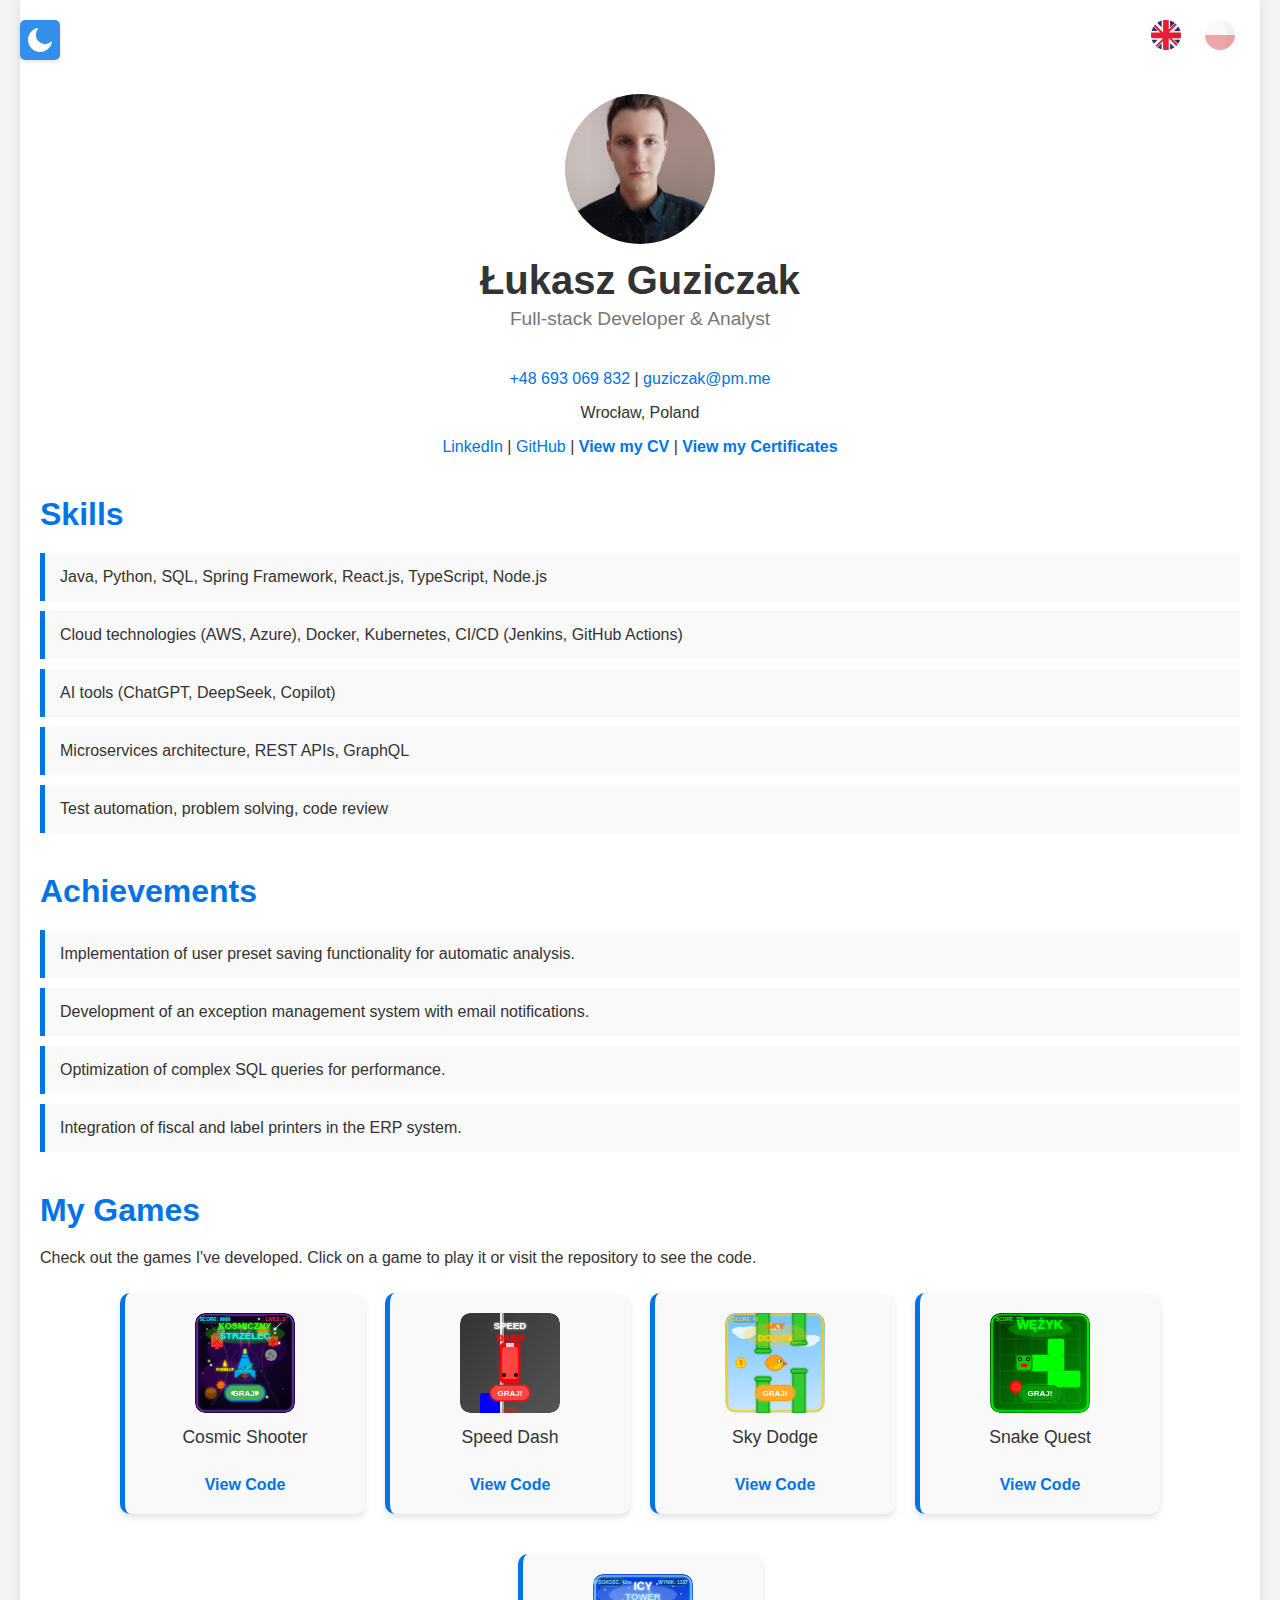
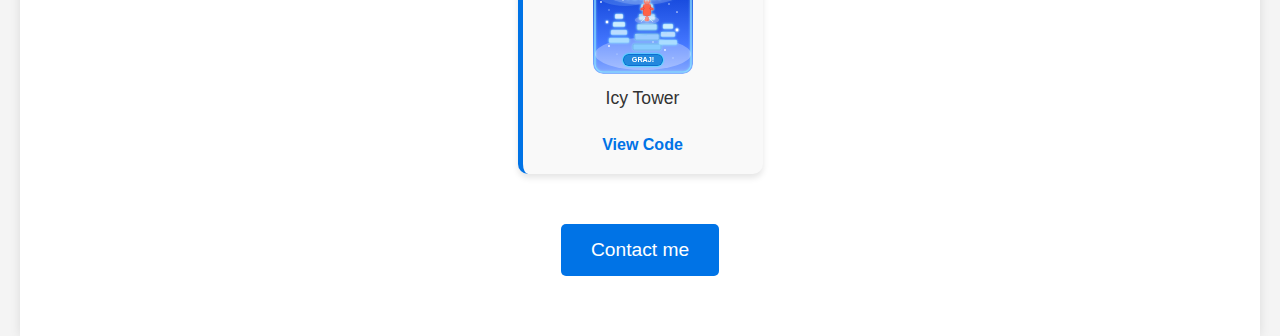
<file: index.html>
<!DOCTYPE html>
<html lang="en">
<head>
    <meta charset="UTF-8">
    <meta name="viewport" content="width=device-width, initial-scale=1.0">
    <title>Łukasz Guziczak - Full-stack Developer</title>
    <style>
        body {
            font-family: Arial, sans-serif;
            margin: 0;
            padding: 0;
            background-color: #f4f4f4;
            color: #333;
            transition: background-color 0.3s ease, color 0.3s ease;
        }

        body.dark-mode {
            background-color: #121212;
            color: #e0e0e0;
        }

        .container {
            max-width: 1200px;
            margin: 0 auto;
            padding: 20px;
            background-color: #fff;
            box-shadow: 0 0 10px rgba(0, 0, 0, 0.1);
            transition: background-color 0.3s ease, box-shadow 0.3s ease;
        }

        body.dark-mode .container {
            background-color: #1e1e1e;
            box-shadow: 0 0 10px rgba(255, 255, 255, 0.1);
        }

        header {
            text-align: center;
            padding: 20px 0;
        }

        header img {
            width: 150px;
            height: 150px;
            border-radius: 50%;
            object-fit: cover;
        }

        header h1 {
            margin: 10px 0 5px;
            font-size: 2.5em;
        }

        header p {
            margin: 0;
            font-size: 1.2em;
            color: #777;
        }

        .contact-info {
            text-align: center;
            margin: 20px 0;
        }

        .contact-info a {
            color: #0073e6;
            text-decoration: none;
        }

        .contact-info a:hover {
            text-decoration: underline;
        }

        .skills, .achievements, .games {
            margin: 40px 0;
        }

        .skills h2, .achievements h2, .games h2 {
            font-size: 2em;
            margin-bottom: 20px;
            color: #0073e6;
        }

        .skills ul, .achievements ul, .games ul {
            list-style-type: none;
            padding: 0;
        }

        .skills li, .achievements li, .games li {
            background-color: #f9f9f9;
            margin: 10px 0;
            padding: 15px;
            border-left: 5px solid #0073e6;
            transition: background-color 0.3s ease, border-color 0.3s ease;
        }

        body.dark-mode .skills li, body.dark-mode .achievements li, body.dark-mode .games li {
            background-color: #2d2d2d;
            border-left: 5px solid #005bb5;
        }

        .contact-form {
            margin: 40px 0;
            text-align: center;
        }

        .contact-form button {
            background-color: #0073e6;
            color: #fff;
            border: none;
            padding: 15px 30px;
            font-size: 1.2em;
            cursor: pointer;
            border-radius: 5px;
            transition: background-color 0.3s ease;
        }

        .contact-form button:hover {
            background-color: #005bb5;
        }

        .modal {
            display: none;
            position: fixed;
            z-index: 1;
            left: 0;
            top: 0;
            width: 100%;
            height: 100%;
            overflow: auto;
            background-color: rgba(0, 0, 0, 0.5);
        }

        .modal-content {
            background-color: #fff;
            margin: 10% auto;
            padding: 20px;
            border: 1px solid #888;
            width: 80%;
            max-width: 500px;
            border-radius: 10px;
            transition: background-color 0.3s ease, border-color 0.3s ease;
        }

        body.dark-mode .modal-content {
            background-color: #1e1e1e;
            border-color: #444;
        }

        .close {
            color: #aaa;
            float: right;
            font-size: 28px;
            font-weight: bold;
            cursor: pointer;
        }

        .close:hover {
            color: #000;
        }

        body.dark-mode .close:hover {
            color: #fff;
        }

        .modal-content form {
            display: flex;
            flex-direction: column;
        }

        .modal-content form input, .modal-content form textarea {
            margin: 10px 0;
            padding: 10px;
            font-size: 1em;
            border: 1px solid #ccc;
            border-radius: 5px;
            transition: background-color 0.3s ease, border-color 0.3s ease, color 0.3s ease;
        }

        body.dark-mode .modal-content form input, body.dark-mode .modal-content form textarea {
            background-color: #2d2d2d;
            border-color: #444;
            color: #e0e0e0;
        }

        .modal-content form button {
            background-color: #0073e6;
            color: #fff;
            border: none;
            padding: 15px;
            font-size: 1.2em;
            cursor: pointer;
            border-radius: 5px;
            transition: background-color 0.3s ease;
        }

        .modal-content form button:hover {
            background-color: #005bb5;
        }

        .language-switcher {
            text-align: right;
            margin-bottom: 20px;
        }

        .language-switcher img {
            width: 40px;
            height: 30px;
            cursor: pointer;
            margin-left: 10px;
            opacity: 0.5;
            transition: opacity 0.3s ease;
        }

        .language-switcher img.active {
            opacity: 1;
        }

        .cv-link, #certificates-link {
            color: #0073e6;
            text-decoration: none;
            font-weight: bold;
            position: relative;
            display: inline-block;
            transition: transform 0.3s ease, color 0.3s ease;
        }

        .cv-link:hover, #certificates-link:hover {
            color: #005bb5;
            transform: scale(1.1);
        }

        .cv-link::after, #certificates-link::after {
            content: '';
            position: absolute;
            width: 100%;
            height: 2px;
            background-color: #0073e6;
            bottom: -5px;
            left: 0;
            transform: scaleX(0);
            transform-origin: bottom right;
            transition: transform 0.3s ease;
        }

        .cv-link:hover::after, #certificates-link:hover::after {
            transform: scaleX(1);
            transform-origin: bottom left;
        }

        .cv-link.hover-effect, #certificates-link.hover-effect {
            color: #005bb5;
            transform: scale(1.1);
        }

        .cv-link.hover-effect::after, #certificates-link.hover-effect::after {
            transform: scaleX(1);
            transform-origin: bottom left;
        }

        /* Animacje dla zmiany języka */
        .fade-out-up {
            animation: fadeOutUp 0.5s ease forwards;
        }

        .fade-in-down {
            animation: fadeInDown 0.5s ease forwards;
        }

        @keyframes fadeOutUp {
            from {
                opacity: 1;
                transform: translateY(0);
            }
            to {
                opacity: 0;
                transform: translateY(-20px);
            }
        }

        @keyframes fadeInDown {
            from {
                opacity: 0;
                transform: translateY(-20px);
            }
            to {
                opacity: 1;
                transform: translateY(0);
            }
        }

        /* Animacje dla modala */
        .modal.fade-in {
            animation: fadeIn 0.3s ease forwards;
        }

        .modal.fade-out {
            animation: fadeOut 0.3s ease forwards;
        }

        @keyframes fadeIn {
            from {
                opacity: 0;
                transform: translateY(-20px);
            }
            to {
                opacity: 1;
                transform: translateY(0);
            }
        }

        @keyframes fadeOut {
            from {
                opacity: 1;
                transform: translateY(0);
            }
            to {
                opacity: 0;
                transform: translateY(-20px);
            }
        }

        /* Przycisk przełączania motywu */
        .theme-switcher {
            position: fixed;
            top: 20px;
            left: 20px;
            z-index: 1000;
            background-color: rgba(0, 115, 230, 0.8);
            color: #fff;
            border: none;
            padding: 0;
            font-size: 1.2em;
            cursor: pointer;
            border-radius: 5px;
            text-decoration: none;
            display: inline-flex;
            align-items: center;
            justify-content: center;
            box-shadow: 0 2px 4px rgba(0, 0, 0, 0.1);
            transition: background-color 0.3s ease;
            height: 40px;
            width: 40px;
            min-width: 40px;
            text-align: center;
        }

        .theme-switcher:hover {
            background-color: rgba(0, 91, 181, 0.8);
        }

        body.dark-mode .theme-switcher {
            background-color: rgba(0, 91, 181, 0.8);
        }

        body.dark-mode .theme-switcher:hover {
            background-color: rgba(0, 115, 230, 0.8);
        }

        .icon {
            width: 24px;
            height: 24px;
            vertical-align: middle;
            filter: invert(1); /* Odwróć kolory ikony */
        }

        /* Stylizacja sekcji gier */
        .games ul {
            display: flex;
            flex-wrap: wrap;
            gap: 20px;
            justify-content: center;
        }

        .games li {
            flex: 0 0 auto;
            text-align: center;
            cursor: pointer;
            transition: transform 0.3s ease, box-shadow 0.3s ease;
            background-color: #f9f9f9;
            padding: 20px;
            border-radius: 10px;
            border-left: 5px solid #0073e6;
            box-shadow: 0 4px 6px rgba(0, 0, 0, 0.1);
            width: 200px;
        }

        .games li:hover {
            transform: translateY(-5px) scale(1.05);
            box-shadow: 0 6px 12px rgba(0, 0, 0, 0.15);
        }

        .games li img {
            width: 100px;
            height: 100px;
            border-radius: 10px;
            transition: transform 0.3s ease;
        }

        .games li p {
            margin-top: 10px;
            font-size: 1.1em;
            color: #333;
            transition: color 0.3s ease;
        }

        .games li .repo-link {
            display: inline-block;
            margin-top: 10px;
            color: #0073e6;
            text-decoration: none;
            font-weight: bold;
            transition: color 0.3s ease;
        }

        .games li .repo-link:hover {
            color: #005bb5;
            text-decoration: underline;
        }

        body.dark-mode .games li {
            background-color: #2d2d2d;
            border-left: 5px solid #005bb5;
        }

        body.dark-mode .games li p {
            color: #e0e0e0;
        }

        body.dark-mode .games li .repo-link {
            color: #005bb5;
        }

        body.dark-mode .games li .repo-link:hover {
            color: #0073e6;
        }
    </style>
</head>
<body>

<!-- Przycisk przełączania motywu -->
<button class="theme-switcher" onclick="toggleDarkMode()" id="themeButton">
    <img src="moon.svg" alt="Dark Mode" class="icon" id="themeIcon">
</button>

<div class="container">
    <!-- Przełącznik językowy -->
    <div class="language-switcher">
        <img src="uk.svg" alt="English" class="active" onclick="changeLanguage('en')">
        <img src="pl.svg" alt="Polski" onclick="changeLanguage('pl')">
    </div>

    <header>
        <img src="photo.jpg" alt="Łukasz Guziczak">
        <h1 id="title">Łukasz Guziczak</h1>
        <p id="subtitle">Full-stack Developer & Analyst</p>
    </header>

    <div class="contact-info">
        <p id="phone"><a href="tel:+48693069832">+48 693 069 832</a> | <a href="mailto:guziczak@pm.me">guziczak@pm.me</a></p>
        <p id="location">Wrocław, Poland</p>
        <p>
            <a href="https://linkedin.com/in/guziczak" target="_blank">LinkedIn</a> | 
            <a href="https://github.com/guziczak" target="_blank">GitHub</a> |
            <a href="cv.html" id="cv-link" class="cv-link">View my CV</a> |
            <a href="certificates.html" id="certificates-link" class="cv-link">View my Certificates</a>
        </p>
    </div>

    <div class="skills">
        <h2 id="skills-title">Skills</h2>
        <ul id="skills-list">
            <li>Java, Python, SQL, Spring Framework, React.js, TypeScript, Node.js</li>
            <li>Cloud technologies (AWS, Azure), Docker, Kubernetes, CI/CD (Jenkins, GitHub Actions)</li>
            <li>AI tools (ChatGPT, DeepSeek, Copilot)</li>
            <li>Microservices architecture, REST APIs, GraphQL</li>
            <li>Test automation, problem solving, code review</li>
        </ul>
    </div>

    <div class="achievements">
        <h2 id="achievements-title">Achievements</h2>
        <ul id="achievements-list">
            <li>Implementation of user preset saving functionality for automatic analysis.</li>
            <li>Development of an exception management system with email notifications.</li>
            <li>Optimization of complex SQL queries for performance.</li>
            <li>Integration of fiscal and label printers in the ERP system.</li>
        </ul>
    </div>

    <!-- Sekcja gier -->
<div class="games">
    <h2 id="games-title">My Games</h2>
    <p id="games-description">Check out the games I've developed. Click on a game to play it or visit the repository to see the code.</p>
    <ul id="games-list">
        <li onclick="window.location.href='https://guziczak.github.io/games/cosmic-shooter'">
            <img src="resources/icons/cosmic-shooter.svg" alt="Cosmic Shooter">
            <p>Cosmic Shooter</p>
            <a href="https://github.com/guziczak/games/blob/main/cosmic-shooter/index.html" class="repo-link" onclick="event.stopPropagation()">View Code</a>
        </li>
        <li onclick="window.location.href='https://guziczak.github.io/games/speed-dash'">
            <img src="resources/icons/speed-dash.svg" alt="Speed Dash">
            <p>Speed Dash</p>
            <a href="https://github.com/guziczak/games/blob/main/speed-dash/index.html" class="repo-link" onclick="event.stopPropagation()">View Code</a>
        </li>
        <li onclick="window.location.href='https://guziczak.github.io/games/sky-dodge'">
            <img src="resources/icons/sky-dodge.svg" alt="Sky Dodge">
            <p>Sky Dodge</p>
            <a href="https://github.com/guziczak/games/blob/main/sky-dodge/index.html" class="repo-link" onclick="event.stopPropagation()">View Code</a>
        </li>
        <li onclick="window.location.href='https://guziczak.github.io/games/snake-quest'">
            <img src="resources/icons/snake-quest.svg" alt="Snake Quest">
            <p>Snake Quest</p>
            <a href="https://github.com/guziczak/games/blob/main/snake-quest/index.html" class="repo-link" onclick="event.stopPropagation()">View Code</a>
        </li>
<li onclick="window.location.href='https://guziczak.github.io/games/icy-tower'">
    <img src="resources/icons/icy-tower.svg" alt="Icy Tower">
    <p>Icy Tower</p>
    <a href="https://github.com/guziczak/games/blob/main/icy-tower/index.html" class="repo-link" onclick="event.stopPropagation()">View Code</a>
</li>
    </ul>
</div>

    <div class="contact-form">
        <button onclick="openModal()" id="contact-button">Contact me</button>
    </div>
</div>

<div id="contactModal" class="modal">
    <div class="modal-content">
        <span class="close" onclick="closeModal()">&times;</span>
        <h2 id="contact-form-title">Contact Form</h2>
        <form action="mailto:guziczak@pm.me" method="post" enctype="text/plain">
            <input type="text" name="name" placeholder="Your name" required>
            <input type="email" name="email" placeholder="Your email" required>
            <textarea name="message" placeholder="Your message" rows="5" required></textarea>
            <button type="submit">Send</button>
        </form>
    </div>
</div>

<script>
    let isFirstLoad = true;
    let scrollListenerAdded = false; // Flaga sprawdzająca, czy listener scrollowania został już dodany
    let clickListenerAdded = false; // Flaga sprawdzająca, czy listener kliknięcia został już dodany
    let touchListenerAdded = false; // Flaga sprawdzająca, czy listener touchstart został już dodany

    // Funkcja do zmiany języka
    function changeLanguage(lang) {
        localStorage.setItem('selectedLanguage', lang);
        applyLanguage(lang);
    }

    // Funkcja do zastosowania języka
    function applyLanguage(lang) {
        const elementsToAnimate = document.querySelectorAll('.container > *:not(.language-switcher)');
        
        if (!isFirstLoad) {
            elementsToAnimate.forEach(element => {
                element.classList.add('fade-out-up');
            });
        }

        setTimeout(() => {
            const elements = {
                'en': {
                    'title': 'Łukasz Guziczak',
                    'subtitle': 'Full-stack Developer & Analyst',
                    'phone': '<a href="tel:+48693069832">+48 693 069 832</a> | <a href="mailto:guziczak@pm.me">guziczak@pm.me</a>',
                    'location': 'Wrocław, Poland',
                    'cv-link': 'View my CV',
                    'certificates-link': 'View my Certificates',
                    'skills-title': 'Skills',
                    'skills-list': [
                        'Java, Python, SQL, Spring Framework, React.js, TypeScript, Node.js',
                        'Cloud technologies (AWS, Azure), Docker, Kubernetes, CI/CD (Jenkins, GitHub Actions)',
                        'AI tools (ChatGPT, DeepSeek, Copilot)',
                        'Microservices architecture, REST APIs, GraphQL',
                        'Test automation, problem solving, code review'
                    ],
                    'achievements-title': 'Achievements',
                    'achievements-list': [
                        'Implementation of user preset saving functionality for automatic analysis.',
                        'Development of an exception management system with email notifications.',
                        'Optimization of complex SQL queries for performance.',
                        'Integration of fiscal and label printers in the ERP system.'
                    ],
                    'games-title': 'My Games',
                    'games-description': 'Check out the games I\'ve developed. Click on a game to play it or visit the repository to see the code.',
                    'contact-button': 'Contact me',
                    'contact-form-title': 'Contact Form'
                },
                'pl': {
                    'title': 'Łukasz Guziczak',
                    'subtitle': 'Programista Full-stack & Analityk',
                    'phone': '<a href="tel:+48693069832">+48 693 069 832</a> | <a href="mailto:guziczak@pm.me">guziczak@pm.me</a>',
                    'location': 'Wrocław, Polska',
                    'cv-link': 'Zobacz moje CV',
                    'certificates-link': 'Zobacz moje Certyfikaty',
                    'skills-title': 'Umiejętności',
                    'skills-list': [
                        'Java, Python, SQL, Spring Framework, React.js, TypeScript, Node.js',
                        'Technologie chmurowe (AWS, Azure), Docker, Kubernetes, CI/CD (Jenkins, GitHub Actions)',
                        'Narzędzia AI (ChatGPT, DeepSeek, Copilot)',
                        'Architektura mikroserwisów, REST API, GraphQL',
                        'Automatyzacja testów, rozwiązywanie problemów, przegląd kodu'
                    ],
                    'achievements-title': 'Osiągnięcia',
                    'achievements-list': [
                        'Wdrożenie funkcjonalności zapisywania presetów użytkownika do automatycznej analizy.',
                        'Rozwinięcie systemu zarządzania wyjątkami z powiadomieniami e-mail.',
                        'Optymalizacja złożonych zapytań SQL pod kątem wydajności.',
                        'Integracja drukarek fiskalnych i etykietowych w systemie ERP.'
                    ],
                    'games-title': 'Moje Gry',
                    'games-description': 'Sprawdź gry, które stworzyłem. Kliknij w grę, aby zagrać, lub odwiedź repozytorium, aby zobaczyć kod.',
                    'contact-button': 'Skontaktuj się ze mną',
                    'contact-form-title': 'Formularz kontaktowy'
                }
            };

            // Aktualizacja treści na stronie
            document.getElementById('title').innerText = elements[lang]['title'];
            document.getElementById('subtitle').innerText = elements[lang]['subtitle'];
            document.getElementById('phone').innerHTML = elements[lang]['phone'];
            document.getElementById('location').innerText = elements[lang]['location'];
            document.getElementById('cv-link').innerText = elements[lang]['cv-link'];
            document.getElementById('certificates-link').innerText = elements[lang]['certificates-link'];
            document.getElementById('skills-title').innerText = elements[lang]['skills-title'];
            document.getElementById('skills-list').innerHTML = elements[lang]['skills-list'].map(item => `<li>${item}</li>`).join('');
            document.getElementById('achievements-title').innerText = elements[lang]['achievements-title'];
            document.getElementById('achievements-list').innerHTML = elements[lang]['achievements-list'].map(item => `<li>${item}</li>`).join('');
            document.getElementById('games-title').innerText = elements[lang]['games-title'];
            document.getElementById('games-description').innerText = elements[lang]['games-description'];
            document.getElementById('contact-button').innerText = elements[lang]['contact-button'];
            document.getElementById('contact-form-title').innerText = elements[lang]['contact-form-title'];

            // Zmiana aktywnych flag
            document.querySelectorAll('.language-switcher img').forEach(img => {
                img.classList.remove('active');
            });
            document.querySelector(`.language-switcher img[alt="${lang === 'en' ? 'English' : 'Polski'}"]`).classList.add('active');

            if (!isFirstLoad) {
                elementsToAnimate.forEach(element => {
                    element.classList.remove('fade-out-up');
                    element.classList.add('fade-in-down');
                });

                setTimeout(() => {
                    elementsToAnimate.forEach(element => {
                        element.classList.remove('fade-in-down');
                    });
                }, 500);
            }

            isFirstLoad = false;
        }, isFirstLoad ? 0 : 500);
    }

    // Sprawdź, czy w localStorage jest zapisany język
    const savedLanguage = localStorage.getItem('selectedLanguage') || 'en';
    changeLanguage(savedLanguage);

    // Funkcje do modala
    function openModal() {
        const modal = document.getElementById('contactModal');
        modal.style.display = 'block';
        modal.classList.add('fade-in');
    }

    function closeModal() {
        const modal = document.getElementById('contactModal');
        modal.classList.add('fade-out');
        setTimeout(() => {
            modal.style.display = 'none';
            modal.classList.remove('fade-out');
        }, 300);
    }

    window.onclick = function(event) {
        if (event.target == document.getElementById('contactModal')) {
            closeModal();
        }
    }

    // Funkcja do przełączania motywu ciemnego
    function toggleDarkMode() {
        const body = document.body;
        body.classList.toggle('dark-mode');
        localStorage.setItem('darkMode', body.classList.contains('dark-mode'));

        // Zmiana ikonki w przycisku
        const themeIcon = document.getElementById('themeIcon');
        if (body.classList.contains('dark-mode')) {
            themeIcon.src = 'sun.svg';
            themeIcon.alt = 'Light Mode';
        } else {
            themeIcon.src = 'moon.svg';
            themeIcon.alt = 'Dark Mode';
        }
    }

    // Sprawdź, czy użytkownik ma zapisany preferowany motyw
    const savedDarkMode = localStorage.getItem('darkMode') === 'true';
    if (savedDarkMode) {
        document.body.classList.add('dark-mode');
        document.getElementById('themeIcon').src = 'sun.svg';
        document.getElementById('themeIcon').alt = 'Light Mode';
    } else {
        document.getElementById('themeIcon').src = 'moon.svg';
        document.getElementById('themeIcon').alt = 'Dark Mode';
    }

    // Efekt hover po sekundzie
    window.onload = function() {
        setTimeout(function() {
            const cvLink = document.getElementById('cv-link');
            cvLink.classList.add('hover-effect');

            setTimeout(function() {
                cvLink.classList.remove('hover-effect');
            }, 200);
        }, 1000);
    };

    // Funkcja do pokazania przycisków
    function showButtons() {
        document.querySelector('.theme-switcher').style.display = 'inline-flex';
    }
</script>

</body>
</html>
</file>
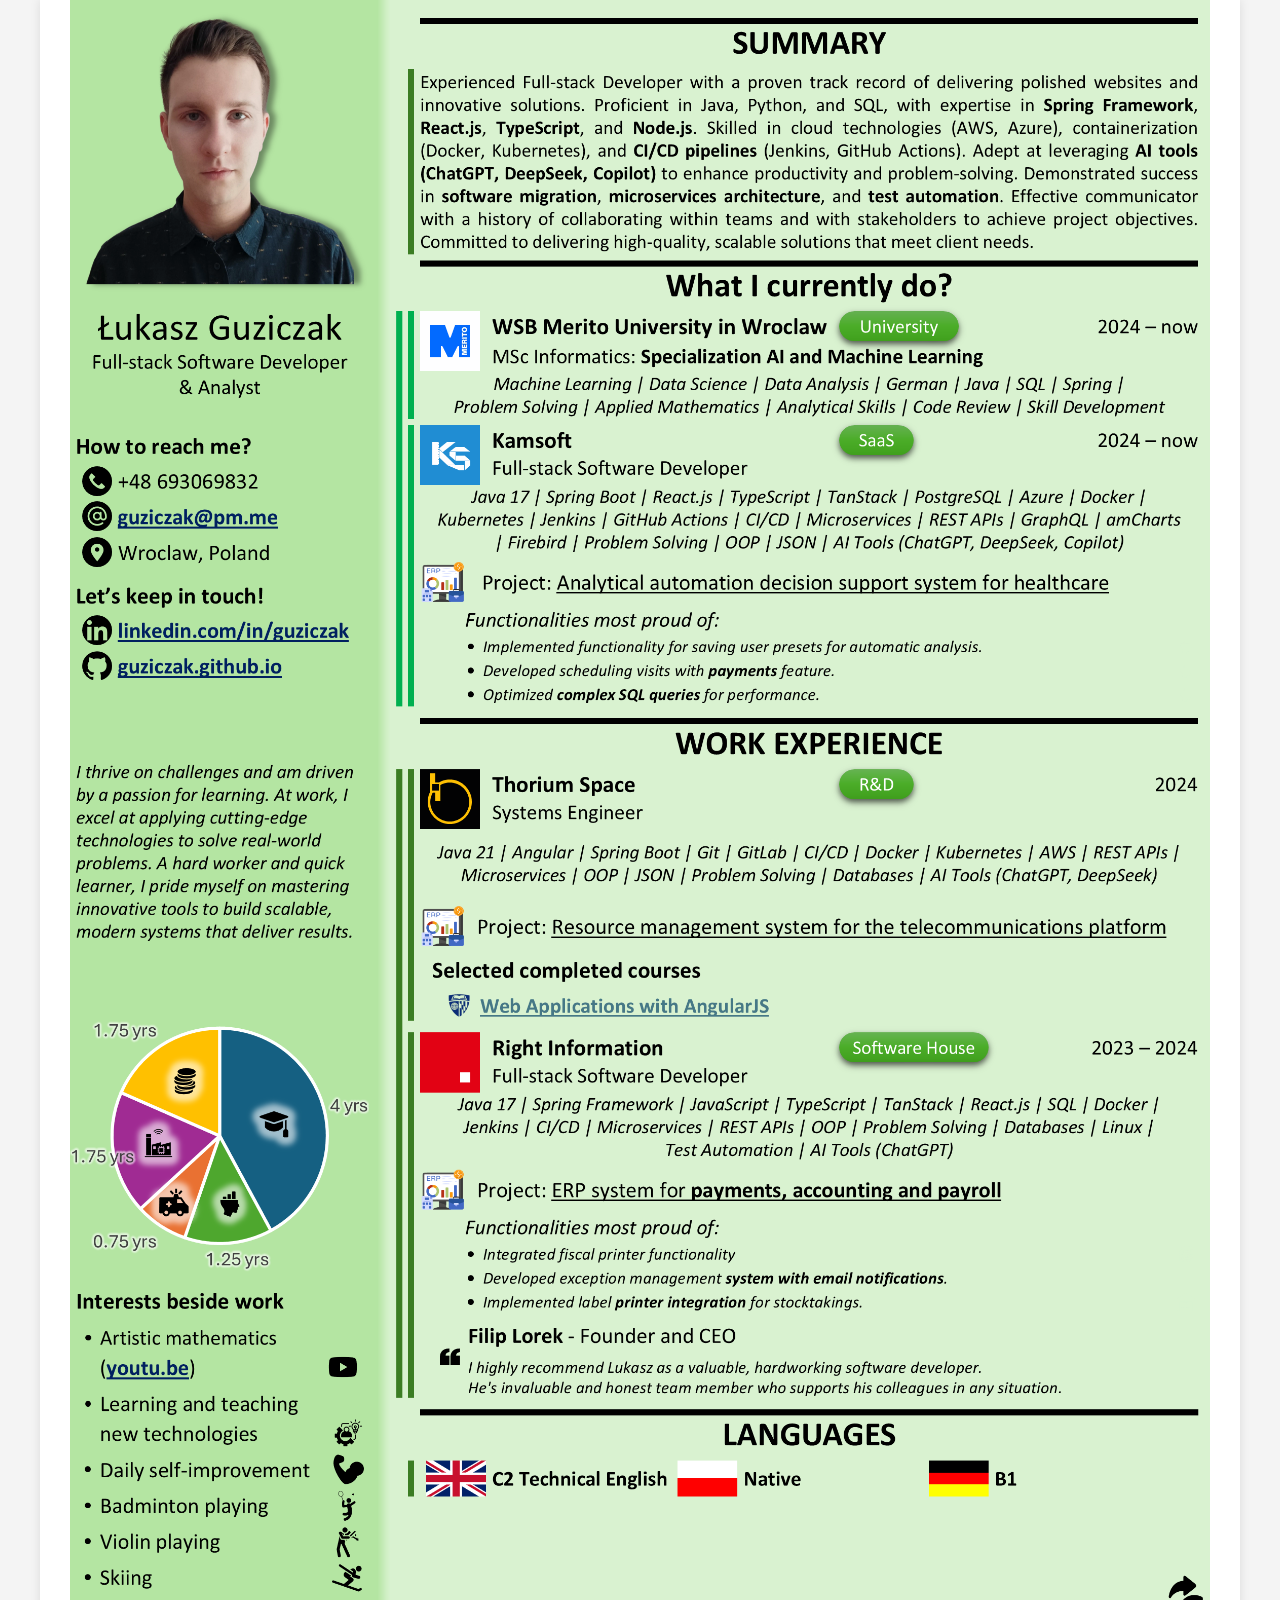
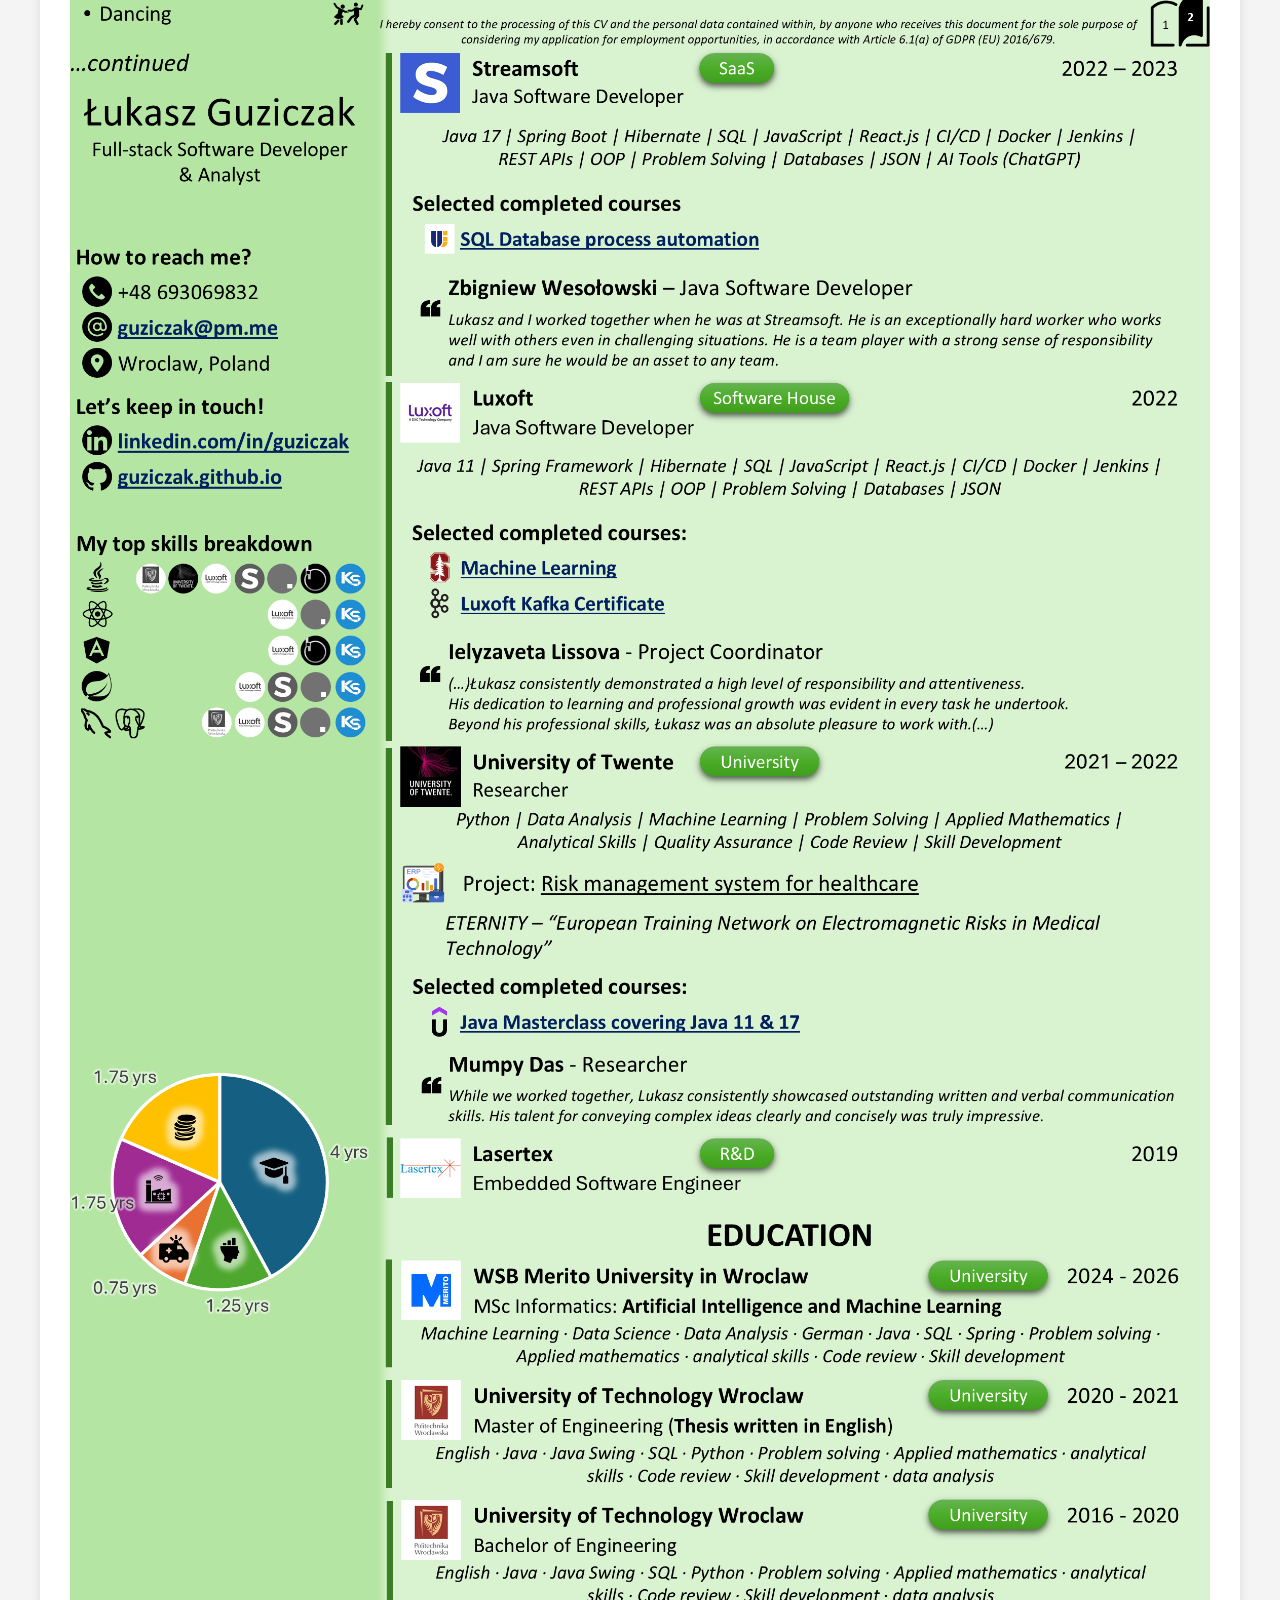
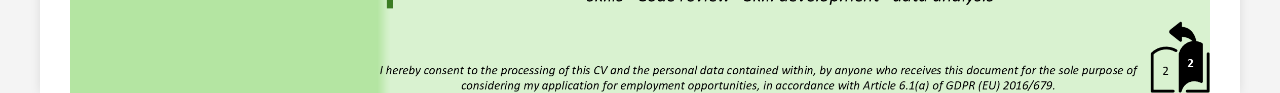
<file: cv-print.html>
<!DOCTYPE html>
<html lang="pl">
<head>
    <meta charset="UTF-8">
    <meta name="viewport" content="width=device-width, initial-scale=1.0">
    <title>Łukasz Guziczak - CV - Print</title>
    <style>
        body {
            font-family: Arial, sans-serif;
            margin: 0;
            padding: 0;
            background-color: #f4f4f4;
            color: #333;
        }
        .container {
            max-width: 1200px;
            margin: 0 auto;
            padding: 0; /* Usunięto padding */
            background-color: #fff;
            box-shadow: 0 0 10px rgba(0, 0, 0, 0.1);
        }
        .svg-viewer {
            width: 100%;
            display: flex;
            flex-direction: column;
            align-items: center;
            gap: 0px; /* Przywrócono odstęp między SVG */
        }
        .svg-viewer img {
            width: 95%; /* Szerokość SVG dostosowana do wewnętrznej szerokości strony */
            max-width: 100%; /* Zapobiega przekraczaniu szerokości */
            height: auto; /* Zachowanie proporcji */
            display: block; /* Usunięcie domyślnego marginesu pod obrazem */
        }

        /* Dodane style do kontroli podziału strony podczas drukowania */
        @media print {
            body {
                visibility: hidden;
            margin: 0;
                padding: 0;
            }
            .svg-viewer {
                visibility: visible;
                position: absolute;
                left: 0;
                top: 0;
            }
            .page-break {
                page-break-before: always;
            }
        }
    </style>
</head>
<body>

<div class="container">
    <!-- Kontener na BMP -->
    <div class="svg-viewer">
        <img id="svg1" src="cv_en/Slide1.PNG" alt="CV Page 1">
        <div class="page-break"></div> <!-- Dodany element do wymuszenia podziału strony -->
        <img id="svg2" src="cv_en/Slide2.PNG" alt="CV Page 2">
    </div>
</div>

<script>
    // Sprawdź, czy istnieje zmienna sesyjna selectedLanguage w localStorage
    let currentLanguage = localStorage.getItem('selectedLanguage');

    // Jeśli zmienna sesyjna nie istnieje, ustaw domyślny język na 'en'
    if (!currentLanguage) {
        currentLanguage = 'en'; // Domyślnie 'en', jeśli nie ma zapisanego języka
        localStorage.setItem('selectedLanguage', currentLanguage); // Zapisz domyślny język
    }

    // Funkcja do zmiany języka
    function changeLanguage(lang) {
        // Zapisz wybrany język do localStorage
        localStorage.setItem('selectedLanguage', lang);
        currentLanguage = lang;
        updateContent(lang);
    }

    // Funkcja do aktualizacji zawartości strony
    function updateContent(lang) {
        const svg1 = document.getElementById('svg1');
        const svg2 = document.getElementById('svg2');

        if (lang === 'en') {
            svg1.src = 'cv_en/Slide1.PNG';
            svg2.src = 'cv_en/Slide2.PNG';
        } else if (lang === 'pl') {
            svg1.src = 'cv_pl/Slide1.PNG';
            svg2.src = 'cv_pl/Slide2.PNG';
        }
    }

    // Zastosuj zapisany język przy ładowaniu strony
    updateContent(currentLanguage);

    // Automatyczne wywołanie okna drukowania po załadowaniu strony
    window.onload = function() {
        window.print();
    };

    // Cofnięcie o jedną stronę w tył po kliknięciu lub dotknięciu dowolnego elementu na stronie
    document.addEventListener('click', function() {
        window.location.href = 'cv.html';
    });

    document.addEventListener('touchstart', function() {
        window.location.href = 'cv.html';
    });
</script>

</body>
</html>
</file>
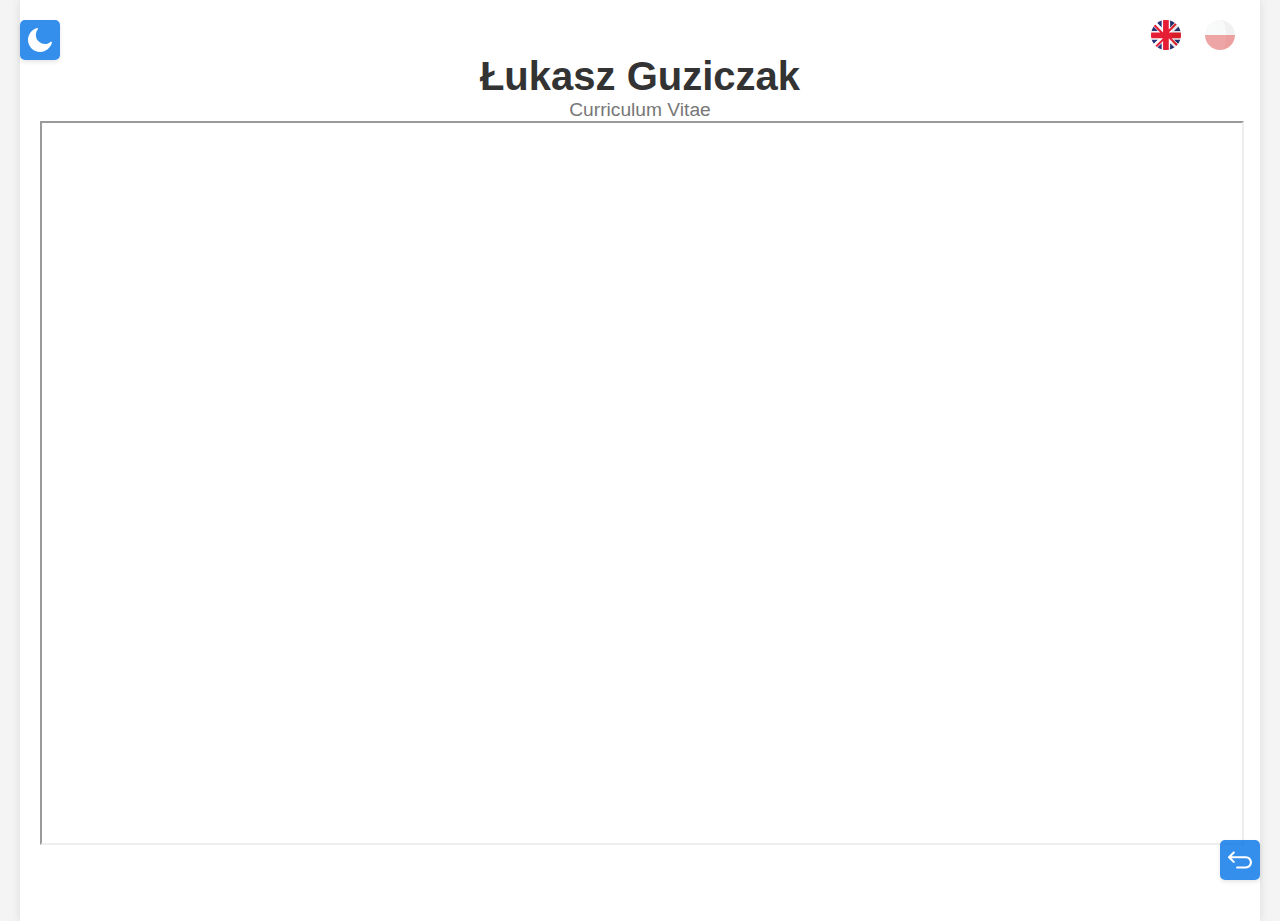
<file: cv.html>
<!DOCTYPE html>
<html lang="pl">
<head>
    <meta charset="UTF-8">
    <meta name="viewport" content="width=device-width, initial-scale=1.0">
    <title>Łukasz Guziczak - CV</title>
    <style>
        body {
            font-family: Arial, sans-serif;
            margin: 0;
            padding: 0;
            background-color: #f4f4f4;
            color: #333;
            transition: background-color 0.3s ease, color 0.3s ease;
        }

        body.dark-mode {
            background-color: #121212;
            color: #e0e0e0;
        }

        .container {
            max-width: 1200px;
            margin: 0 auto;
            padding: 20px;
            background-color: #fff;
            box-shadow: 0 0 10px rgba(0, 0, 0, 0.1);
            padding-bottom: 80px;
            position: relative;
            z-index: 1;
            transition: background-color 0.3s ease, box-shadow 0.3s ease;
        }

        body.dark-mode .container {
            background-color: #1e1e1e;
            box-shadow: 0 0 10px rgba(255, 255, 255, 0.1);
        }

        .language-switcher {
            text-align: right;
            margin-bottom: 0;
        }

        .language-switcher img {
            width: 40px;
            height: 30px;
            cursor: pointer;
            margin-left: 10px;
            opacity: 0.5;
            transition: opacity 0.3s ease;
        }

        .language-switcher img.active {
            opacity: 1;
        }

        header {
            text-align: center;
            padding: 0;
            margin: 0;
        }

        header h1 {
            margin: 0;
            font-size: 2.5em;
        }

        header p {
            margin: 0;
            font-size: 1.2em;
            color: #777;
        }

        .svg-viewer {
            width: 100%;
            display: flex;
            flex-direction: column;
            align-items: center;
            gap: 20px;
        }

        .svg-viewer img {
            width: 100%;
            max-width: 100%;
            height: auto;
            display: block;
        }

        .pdf-viewer {
            display: none;
            width: 100%;
            height: 80vh;
            border: none;
        }

        @media (max-width: 768px) {
            .svg-viewer {
                display: flex;
            }
            .pdf-viewer {
                display: none;
            }
        }

        @media (min-width: 769px) {
            .svg-viewer {
                display: none;
            }
            .pdf-viewer {
                display: block;
            }
        }

        .back-button {
            position: fixed;
            bottom: 20px;
            right: 20px;
            z-index: 1000;
        }

        .back-button a, .mobile-buttons a {
            background-color: rgba(0, 115, 230, 0.8);
            color: #fff;
            border: none;
            padding: 0;
            font-size: 1.2em;
            cursor: pointer;
            border-radius: 5px;
            text-decoration: none;
            display: inline-flex;
            align-items: center;
            justify-content: center;
            box-shadow: 0 2px 4px rgba(0, 0, 0, 0.1);
            transition: background-color 0.3s ease;
            height: 40px;
            width: 40px;
            min-width: 40px;
            text-align: center;
            line-height: 40px;
        }

        .back-button a:hover, .mobile-buttons a:hover {
            background-color: rgba(0, 91, 181, 0.8);
        }

        .mobile-buttons {
            display: none;
            position: fixed;
            bottom: 20px;
            left: 20px;
            z-index: 1000;
        }

        .mobile-buttons a {
            margin-right: 10px;
        }

        @media (max-width: 768px) {
            .mobile-buttons {
                display: flex;
                align-items: center;
            }
        }

        .icon {
            width: 24px;
            height: 24px;
            vertical-align: middle;
            filter: invert(1);
        }

        .mobile-buttons a {
            color: white;
        }

        @keyframes pulse {
            0% {
                transform: scale(1);
            }
            50% {
                transform: scale(1.2);
            }
            100% {
                transform: scale(1);
            }
        }

        .pulse-once {
            animation: pulse 0.5s ease-in-out;
        }

        /* Przycisk przełączania motywu */
        .theme-switcher {
            position: fixed;
            top: 20px;
            left: 20px;
            z-index: 1000;
            background-color: rgba(0, 115, 230, 0.8);
            color: #fff;
            border: none;
            padding: 0;
            font-size: 1.2em;
            cursor: pointer;
            border-radius: 5px;
            text-decoration: none;
            display: inline-flex;
            align-items: center;
            justify-content: center;
            box-shadow: 0 2px 4px rgba(0, 0, 0, 0.1);
            transition: background-color 0.3s ease;
            height: 40px;
            width: 40px;
            min-width: 40px;
            text-align: center;
        }

        .theme-switcher:hover {
            background-color: rgba(0, 91, 181, 0.8);
        }

        body.dark-mode .theme-switcher {
            background-color: rgba(0, 91, 181, 0.8);
        }

        body.dark-mode .theme-switcher:hover {
            background-color: rgba(0, 115, 230, 0.8);
        }
    </style>
</head>
<body>

<!-- Przycisk przełączania motywu -->
<button class="theme-switcher" onclick="toggleDarkMode()" id="themeButton">
    <img src="moon.svg" alt="Dark Mode" class="icon" id="themeIcon">
</button>

<div class="container">
    <div class="language-switcher">
        <img src="uk.svg" alt="English" class="active" onclick="changeLanguage('en')">
        <img src="pl.svg" alt="Polski" onclick="changeLanguage('pl')">
    </div>

    <header>
        <h1>Łukasz Guziczak</h1>
        <p id="cv-title">Curriculum Vitae</p>
    </header>

    <!-- Sekcja dla wersji mobilnej (PNG) -->
    <div class="svg-viewer">
        <img id="svg1" src="cv_1_en.png" alt="CV Page 1">
        <img id="svg2" src="cv_2_en.png" alt="CV Page 2">
    </div>

    <!-- Sekcja dla wersji desktopowej (PDF) -->
    <div class="pdf-viewer">
        <iframe id="pdf-iframe" width="100%" height="100%"></iframe>
    </div>

    <div id="bottom-anchor" class="anchor"></div>
</div>

<div class="back-button">
    <a href="index.html"><img src="return.svg" alt="Return" class="icon"></a>
</div>

<div class="mobile-buttons">
    <a href="#" onclick="changeSvg('prev'); return false;"><img src="left.svg" alt="Previous" class="icon"></a>
    <a href="#" onclick="changeSvg('next'); return false;"><img src="right.svg" alt="Next" class="icon"></a>
    <a id="download-link" href="cv_en.pdf" download="cv_en.pdf"><img src="download.svg" alt="Download" class="icon"></a>
    <a href="redirect.html" target="_blank"><img src="print.svg" alt="Print" class="icon"></a>
</div>

<script>
    let currentLanguage = localStorage.getItem('selectedLanguage');

    if (!currentLanguage) {
        currentLanguage = 'en';
        localStorage.setItem('selectedLanguage', currentLanguage);
    }

    function changeLanguage(lang) {
        localStorage.setItem('selectedLanguage', lang);
        currentLanguage = lang;
        updateContent(lang);
    }

    function updateContent(lang) {
        const svg1 = document.getElementById('svg1');
        const svg2 = document.getElementById('svg2');
        const pdfIframe = document.getElementById('pdf-iframe');
        const downloadLink = document.getElementById('download-link');
        const cvTitle = document.getElementById('cv-title');

        if (lang === 'en') {
            svg1.src = 'cv_en/Slide1.PNG';
            svg2.src = 'cv_en/Slide2.PNG';
            pdfIframe.src = 'cv_en.pdf';
            downloadLink.setAttribute('href', 'cv_en.pdf');
            downloadLink.setAttribute('download', 'cv_en.pdf');
            cvTitle.innerText = 'Curriculum Vitae';
        } else if (lang === 'pl') {
            svg1.src = 'cv_pl/Slide1.PNG';
            svg2.src = 'cv_pl/Slide2.PNG';
            pdfIframe.src = 'cv_pl.pdf';
            downloadLink.setAttribute('href', 'cv_pl.pdf');
            downloadLink.setAttribute('download', 'cv_pl.pdf');
            cvTitle.innerText = 'Życiorys';
        }

        document.querySelectorAll('.language-switcher img').forEach(img => {
            img.classList.remove('active');
        });
        document.querySelector(`.language-switcher img[alt="${lang === 'en' ? 'English' : 'Polski'}"]`).classList.add('active');
    }

    updateContent(currentLanguage);

    function changeSvg(direction) {
        const svg1 = document.getElementById('svg1');
        const svg2 = document.getElementById('svg2');
        let currentSvg1 = svg1.src;
        let currentSvg2 = svg2.src;

        if (direction === 'next') {
            if (currentSvg1.includes('Slide1.PNG')) {
                svg1.src = currentSvg1.replace('Slide1.PNG', 'Slide2.PNG');
                svg2.src = currentSvg2.replace('Slide2.PNG', 'Slide1.PNG');
            }
        } else if (direction === 'prev') {
            if (currentSvg1.includes('Slide2.PNG')) {
                svg1.src = currentSvg1.replace('Slide2.PNG', 'Slide1.PNG');
                svg2.src = currentSvg2.replace('Slide1.PNG', 'Slide2.PNG');
            }
        }
    }

    // Obsługa pobierania pliku PDF
    document.getElementById('download-link').addEventListener('click', function(event) {
        event.preventDefault(); // Zapobiega domyślnej akcji linku
        const link = this.href;
        const fileName = this.getAttribute('download') || 'cv_en.pdf';

        // Tworzy tymczasowy element <a> do pobrania pliku
        const tempLink = document.createElement('a');
        tempLink.href = link;
        tempLink.download = fileName;
        document.body.appendChild(tempLink);
        tempLink.click();
        document.body.removeChild(tempLink);
    });

    document.addEventListener('DOMContentLoaded', function() {
        setTimeout(function() {
            const buttons = document.querySelectorAll('.mobile-buttons a, .back-button a');
            buttons.forEach(button => {
                button.classList.add('pulse-once');
            });
        }, 1000);
    });

    // Funkcja do przełączania motywu ciemnego
    function toggleDarkMode() {
        const body = document.body;
        body.classList.toggle('dark-mode');
        localStorage.setItem('darkMode', body.classList.contains('dark-mode'));

        // Zmiana ikonki w przycisku
        const themeIcon = document.getElementById('themeIcon');
        if (body.classList.contains('dark-mode')) {
            themeIcon.src = 'sun.svg'; // Słoneczko dla trybu ciemnego
            themeIcon.alt = 'Light Mode';
        } else {
            themeIcon.src = 'moon.svg'; // Księżyc dla trybu jasnego
            themeIcon.alt = 'Dark Mode';
        }
    }

    // Sprawdź, czy użytkownik ma zapisany preferowany motyw
    const savedDarkMode = localStorage.getItem('darkMode') === 'true';
    if (savedDarkMode) {
        document.body.classList.add('dark-mode');
        document.getElementById('themeIcon').src = 'sun.svg';
        document.getElementById('themeIcon').alt = 'Light Mode';
    } else {
        document.getElementById('themeIcon').src = 'moon.svg';
        document.getElementById('themeIcon').alt = 'Dark Mode';
    }

    // Dynamiczne ładowanie PDF tylko w wersji desktopowej
    function loadPdfIfDesktop() {
        const pdfIframe = document.getElementById('pdf-iframe');
        if (window.innerWidth >= 769) {
            pdfIframe.src = currentLanguage === 'en' ? 'cv_en.pdf' : 'cv_pl.pdf';
        } else {
            pdfIframe.src = '';
        }
    }

    window.addEventListener('resize', loadPdfIfDesktop);
    loadPdfIfDesktop();
</script>

</body>
</html>
</file>
